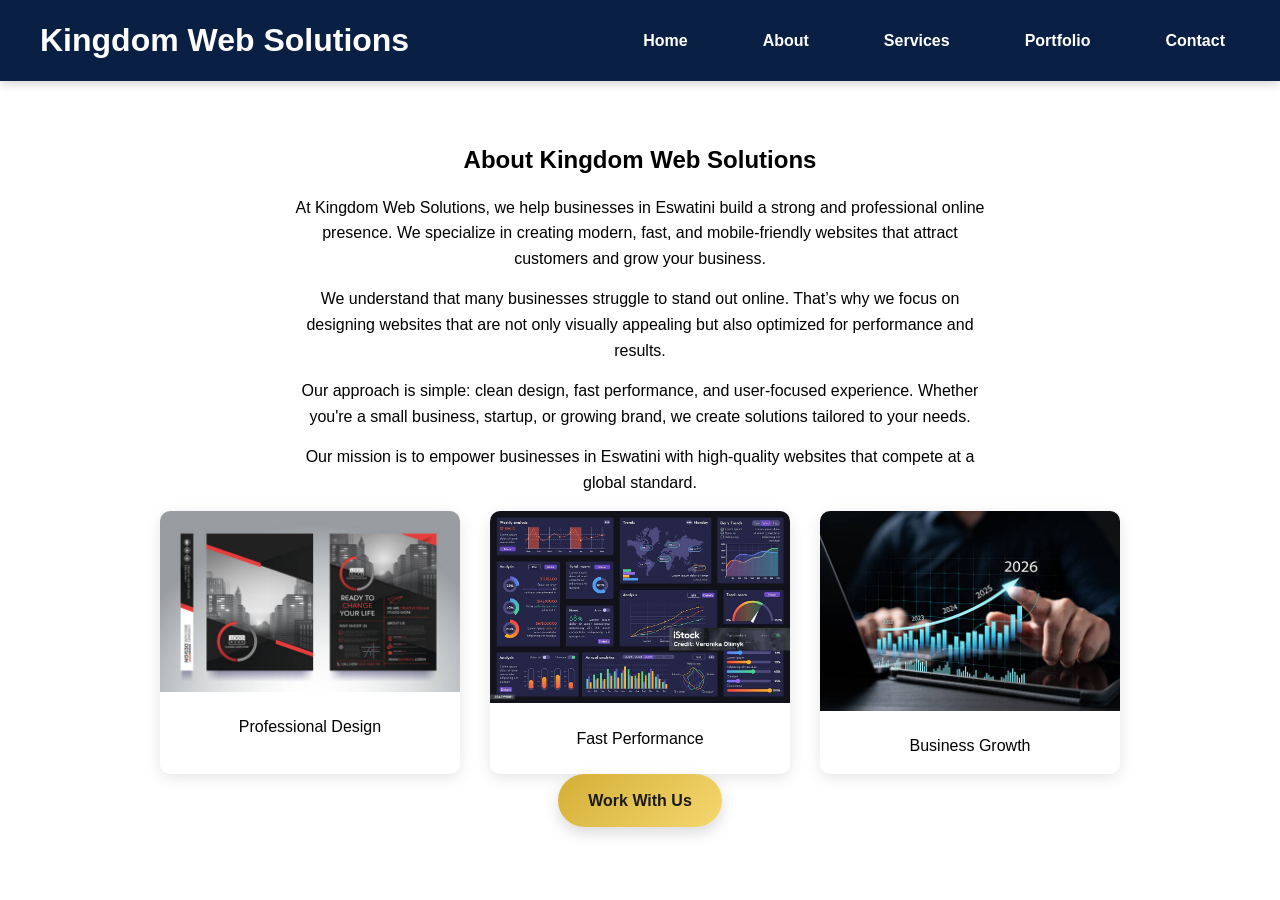
<file: about.html>
<!DOCTYPE html>
<html>
<head>

<!-- SEO -->
<title>About Us | Kingdom Web Solutions</title>
<meta name="description" content="Learn about Kingdom Web Solutions and how we help businesses grow online.">
<meta name="viewport" content="width=device-width, initial-scale=1.0">

<link rel="stylesheet" href="style.css">

</head>

<body>

<!-- ===============================
     LOADER (shows while page loads)
================================= -->
<div id="loader">
  <h2>Kingdom Web Solutions</h2>
</div>

<!-- ===============================
     HEADER / NAVIGATION
================================= -->
<header class="hero-nav dark-nav">
<h1>Kingdom Web Solutions</h1>

<nav>
<a href="index.html">Home</a>
<a href="about.html">About</a>
<a href="services.html">Services</a>
<a href="portfolio.html">Portfolio</a>
<a href="contact.html">Contact</a>
</nav>
</header>

<!-- ===============================
     ABOUT SECTION
================================= -->
<!-- ===============================
     ABOUT SECTION (STRONG VERSION)
================================= -->
<section class="section fade-in">

<h2>About Kingdom Web Solutions</h2>

<!-- INTRO -->
<p>
At Kingdom Web Solutions, we help businesses in Eswatini build a strong and professional online presence.
We specialize in creating modern, fast, and mobile-friendly websites that attract customers and grow your business.
</p>

<!-- VALUE -->
<p>
We understand that many businesses struggle to stand out online. That’s why we focus on designing websites that are not only visually appealing but also optimized for performance and results.
</p>

<!-- TRUST -->
<p>
Our approach is simple: clean design, fast performance, and user-focused experience. Whether you're a small business, startup, or growing brand, we create solutions tailored to your needs.
</p>

<!-- MISSION -->
<p>
Our mission is to empower businesses in Eswatini with high-quality websites that compete at a global standard.
</p>

<!-- ABOUT IMAGE -->
<div class="grid">

<div class="card">
<img src="images/picR.jpg" alt="Web design work" loading="lazy">
<p>Professional Design</p>
</div>

<div class="card">
<img src="images/picJ.jpg" alt="Fast websites" loading="lazy">
<p>Fast Performance</p>
</div>

<div class="card">
<img src="images/picS.jpg" alt="Business growth" loading="lazy">
<p>Business Growth</p>
</div>

</div>

<!-- CALL TO ACTION -->
<a class="btn" href="https://wa.me/26878141319">Work With Us</a>

</section>

<!-- ===============================
     JAVASCRIPT
================================= -->
<script>

/* LOADER */
window.addEventListener("load",()=>{
 document.getElementById("loader").classList.add("hidden");
 showOnScroll(); /* FIX: run animation on load */
});

/* MENU */
function toggleMenu(){
 document.getElementById('nav').classList.toggle('active');
}

/* SCROLL ANIMATION */
let elements=document.querySelectorAll('.fade-in');

function showOnScroll(){
 elements.forEach(el=>{
  if(el.getBoundingClientRect().top < window.innerHeight - 100){
    el.classList.add('show');
  }
 });
}

/* run on scroll */
window.addEventListener('scroll', showOnScroll);


</script>
</body>
</html>
</file>
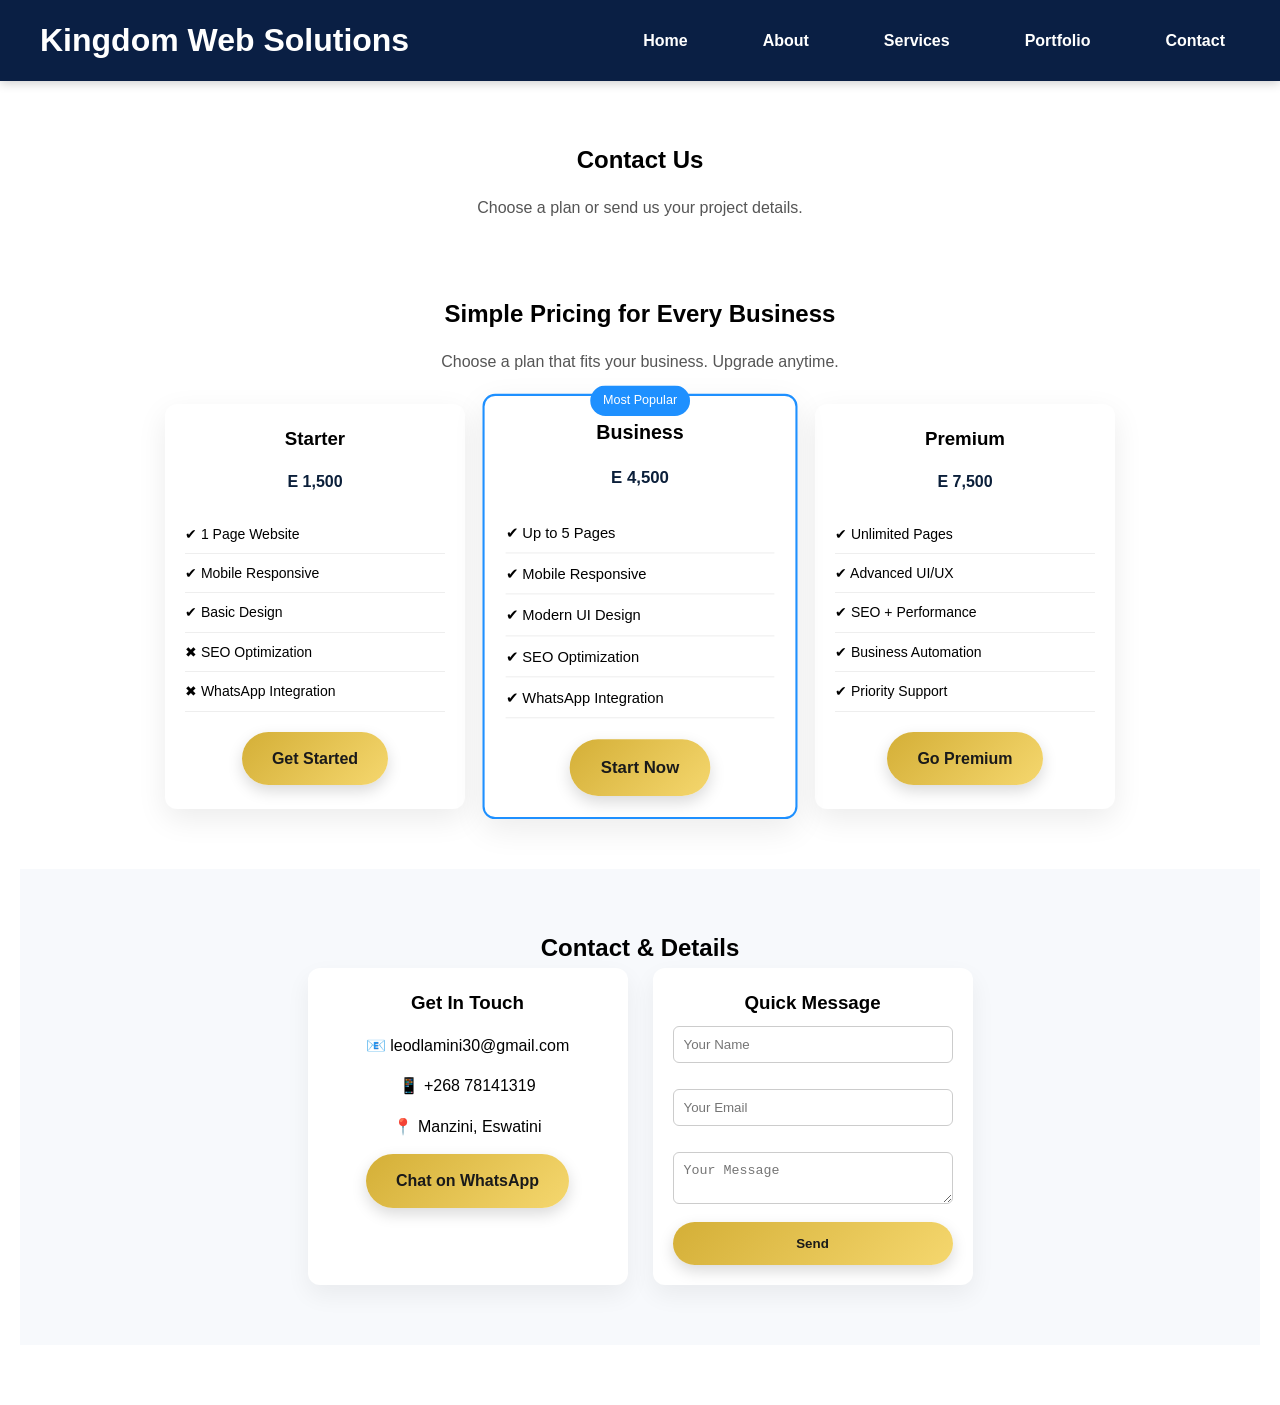
<file: contact.html>
<!DOCTYPE html>
<html lang="en">
<head>

<title>Contact | Kingdom Web Solutions</title>
<meta name="description" content="Contact Kingdom Web Solutions for your website today.">
<meta name="viewport" content="width=device-width, initial-scale=1.0">

<link rel="stylesheet" href="style.css">

</head>

<body>

<div id="loader"><h2>Kingdom Web Solutions</h2></div>

<header class="hero-nav dark-nav">
<h1>Kingdom Web Solutions</h1>

<nav>
<a href="index.html">Home</a>
<a href="about.html">About</a>
<a href="services.html">Services</a>
<a href="portfolio.html">Portfolio</a>
<a href="contact.html">Contact</a>
</nav>
</header>

<section class="section">

<h2>Contact Us</h2>
<p class="subtitle">Choose a plan or send us your project details.</p>

<!-- SaaS TABLE -->
<section class="section">

<h2>Simple Pricing for Every Business</h2>
<p class="subtitle">Choose a plan that fits your business. Upgrade anytime.</p>

<div class="pricing-grid">

    <!-- STARTER -->
    <div class="pricing-card">
        <h3>Starter</h3>
        <p class="price">E 1,500</p>

        <ul>
            <li>✔ 1 Page Website</li>
            <li>✔ Mobile Responsive</li>
            <li>✔ Basic Design</li>
            <li>✖ SEO Optimization</li>
            <li>✖ WhatsApp Integration</li>
        </ul>

        <a href="contact.html" class="btn">Get Started</a>
    </div>

    <!-- BUSINESS (MOST POPULAR) -->
    <div class="pricing-card popular">
        <div class="badge">Most Popular</div>

        <h3>Business</h3>
        <p class="price">E 4,500</p>

        <ul>
            <li>✔ Up to 5 Pages</li>
            <li>✔ Mobile Responsive</li>
            <li>✔ Modern UI Design</li>
            <li>✔ SEO Optimization</li>
            <li>✔ WhatsApp Integration</li>
        </ul>

        <a href="contact.html" class="btn">Start Now</a>
    </div>

    <!-- PREMIUM -->
    <div class="pricing-card">
        <h3>Premium</h3>
        <p class="price">E 7,500</p>

        <ul>
            <li>✔ Unlimited Pages</li>
            <li>✔ Advanced UI/UX</li>
            <li>✔ SEO + Performance</li>
            <li>✔ Business Automation</li>
            <li>✔ Priority Support</li>
        </ul>

        <a href="contact.html" class="btn">Go Premium</a>
    </div>

</div>
</section>

<!-- CONTACT SECTION -->
<section class="section contact-section">

<h2>Contact & Details</h2>

<div class="contact-grid">

    <!-- CONTACT INFO -->
    <div class="contact-card">

        <h3>Get In Touch</h3>

        <p>📧 leodlamini30@gmail.com</p>
        <p>📱 +268 78141319</p>
        <p>📍 Manzini, Eswatini</p>

        <a href="https://wa.me/26878141319" class="btn">Chat on WhatsApp</a>

    </div>

    <!-- QUICK FORM -->
    <div class="contact-card">

        <h3>Quick Message</h3>

        <form action="https://formspree.io/f/xnjgyzkq" method="POST">
		
            <input type="text" name="name" placeholder="Your Name" required>
            <input type="email" name="email" placeholder="Your Email" required>
            <textarea name="message" placeholder="Your Message" required></textarea>

            <button class="btn">Send</button>

        </form>

    </div>

</div>

</section>



<script>
window.addEventListener("load", () => {
 document.getElementById("loader").classList.add("hidden");
});


</script>

</body>
</html>
</file>
<file: style.css>
/* ===============================
   GLOBAL RESET
================================= */
*{
  margin:0;
  padding:0;
  box-sizing:border-box;
}

/* smooth scrolling */
html{
  scroll-behavior:smooth;
}

body{
  font-family:Poppins, sans-serif;
  line-height:1.6;
}

/* ===============================
   LOADER (PAGE LOAD SCREEN)
================================= */
#loader{
  position:fixed;
  width:100%;
  height:100%;
  background:#0A1F44;
  color:#fff;
  display:flex;
  justify-content:center;
  align-items:center;
  z-index:2000;
}

#loader.hidden{
  opacity:0;
  visibility:hidden;
  transition:0.5s;
}

/* ===============================
   HEADER
================================= */
header{
  position:sticky;
  top:0;
  z-index:1000;

  display:flex;
  justify-content:space-between;
  align-items:center;
  padding:15px 40px;

  background:rgba(10,31,68,0.6); /* transparent */
  backdrop-filter:blur(10px); /* glass effect */
  transition:0.3s;
}

/* SCROLL EFFECT */
header.scrolled{
  background:#0A1F44;
  box-shadow:0 5px 20px rgba(0,0,0,0.3);
}

nav{
  display:flex;
  gap:20px;
}

nav a{
  color:#fff;
  text-decoration:none;
}

.menu-toggle{
  display:none;
  font-size:24px;
  cursor:pointer;
}


/* ===============================
   BUTTON
================================= */


/* ===============================
   SECTIONS + ANIMATION
================================= */
.section{
  padding:100px 20px;
  text-align:center;
}



.fade-in{
  opacity:1; /* always visible */
  transform:none;
  transition:0.8s;
}

.fade-in.show{
  opacity:1;
  transform:translateY(0);
}

/* ===============================
   CARDS
================================= */
.grid{
  display:flex;
  flex-wrap:wrap;
  gap:25px;
  justify-content:center;
}

.card{
  width:300px;
  border-radius:10px;
  overflow:hidden;
  box-shadow:0 4px 15px rgba(0,0,0,0.1);
  transition:0.4s;
}

.card img{
  width:100%;
  transition:0.4s;
}

.card:hover{
  transform:translateY(-10px);
}

.card:hover img{
  transform:scale(1.1);
}

/* ===============================
   SLIDER
================================= */
.slider{
  max-width:800px;
  margin:auto;
}

.slide{
  display:none;
  animation:fadeIn 1s;
}

.slide img{
  width:100%;
  border-radius:10px;
}

/* ===============================
   FOOTER
================================= */
footer{
  background:#0A1F44;
  color:#fff;
  text-align:center;
  padding:20px;
}

/* ===============================
   ANIMATION KEYFRAMES
================================= */
@keyframes fadeIn{
  from{opacity:0; transform:translateY(20px);}
  to{opacity:1; transform:translateY(0);}
}

/* ===============================
   RESPONSIVE
================================= */
@media(max-width:768px){
  nav{
    display:none;
    flex-direction:column;
    background:#0A1F44;
    position:absolute;
    top:60px;
    right:0;
    width:200px;
  }

  nav.active{
    display:flex;
  }

  .menu-toggle{
    display:block;
    color:#fff;
  }
}

.fade-in{
 opacity:0;
 transform:translateY(40px);
 transition:0.8s;
}

.fade-in.show{
 opacity:1;
 transform:translateY(0);
}


/* ABOUT TEXT IMPROVEMENT */
.section p{
  max-width:700px;
  margin:15px auto;
  font-size:16px;
}

/* LIGHT SECTION */
.light {
    background: #f7f7f7;
}

/* SMALL CARDS */
.small {
    text-align: center;
}

/* PROCESS */
.process {
    display: flex;
    justify-content: center;
    gap: 20px;
    flex-wrap: wrap;
}

.step {
    width: 200px;
    padding: 15px;
    text-align: center;
}

/* CTA */
.cta {
    background: #0b1f3a;
    color: white;
    text-align: center;
    padding: 60px 20px;
}

.cta h2 {
    margin-bottom: 10px;
}

.cta p {
    margin-bottom: 20px;
}


/* RESULT TEXT */
.result {
    color: green;
    font-size: 13px;
    margin: 8px 0;
}

/* IMPROVED INTRO */
.intro {
    text-align: center;
    margin-bottom: 40px;
}

.intro p {
    max-width: 700px;
    margin: auto;
    color: #555;
}

/* CTA SECTION */
.cta {
    background: #0b1f3a;
    color: white;
    text-align: center;
    padding: 60px 20px;
}

.cta p {
    margin: 10px 0 20px;
}

/* LOADER FIX */
#loader {
    position: fixed;
    width: 100%;
    height: 100vh;
    background: #0b1f3a;
    color: white;
    display: flex;
    justify-content: center;
    align-items: center;
    z-index: 9999;
}

.hidden {
    display: none;
}

/* CONTACT LAYOUT */
.contact-box {
    display: flex;
    gap: 30px;
    justify-content: center;
    flex-wrap: wrap;
}

form {
    width: 300px;
    display: flex;
    flex-direction: column;
    gap: 10px;
}

.contact-info {
    width: 250px;
}

/* ===== MODERN TABLE ===== */
.table-container {
    max-width: 900px;
    margin: 40px auto;
    overflow-x: auto;
}

/* table base */
table {
    width: 100%;
    border-collapse: collapse;
    background: white;
    border-radius: 10px;
    overflow: hidden;
    box-shadow: 0 6px 20px rgba(0,0,0,0.08);
}

/* header */
thead {
    background: #0b1f3a;
    color: white;
}

thead th {
    padding: 15px;
    text-align: left;
    font-weight: 600;
}

/* body */
tbody td {
    padding: 14px;
    border-bottom: 1px solid #eee;
}

/* zebra effect */
tbody tr:nth-child(even) {
    background: #f9f9f9;
}

/* hover effect */
tbody tr:hover {
    background: #eef4ff;
    transition: 0.3s;
}

/* highlight column */
.highlight {
    color: #1e90ff;
    font-weight: bold;
}

/* responsive */
@media (max-width: 600px) {
    table {
        font-size: 14px;
    }
}

/* ===== SUBTITLE ===== */
.subtitle {
    text-align: center;
    color: #555;
    margin-bottom: 30px;
}

/* ===== TABLE ===== */
.table-container {
    max-width: 1000px;
    margin: 40px auto;
    overflow-x: auto;
}

.pricing-table {
    width: 100%;
    border-collapse: collapse;
    background: white;
    border-radius: 10px;
    overflow: hidden;
    box-shadow: 0 8px 25px rgba(0,0,0,0.08);
}

/* HEADER */
.pricing-table thead {
    background: #0b1f3a;
    color: white;
}

.pricing-table th {
    padding: 15px;
}

/* BODY */
.pricing-table td {
    padding: 14px;
    text-align: center;
    border-bottom: 1px solid #eee;
}

/* FEATURED COLUMN */
.featured-col {
    background: #eef4ff;
    font-weight: bold;
}

/* PRICE ROW */
.price-row td {
    font-size: 18px;
    font-weight: bold;
    color: #0b1f3a;
}

/* HOVER */
.pricing-table tbody tr:hover {
    background: #f7faff;
}

/* CONTACT FORM */
.contact-box {
    display: flex;
    justify-content: center;
    margin-top: 40px;
}

form {
    width: 300px;
    display: flex;
    flex-direction: column;
    gap: 10px;
}

input, textarea {
    padding: 12px;
    border: 1px solid #ccc;
    border-radius: 6px;
}

/* BUTTON */
.btn {
    background: #0b1f3a;
    color: white;
    padding: 10px;
    text-decoration: none;
    border-radius: 6px;
    border: none;
    cursor: pointer;
}

.btn:hover {
    background: #1e90ff;
}

/* ===== GLOBAL RESPONSIVE FIXES ===== */
body {
    margin: 0;
    font-family: Arial, sans-serif;
}

/* IMAGES */
img {
    max-width: 100%;
    height: auto;
}

/* SECTIONS */
.section {
    padding: 60px 20px;
}

/* GRID SYSTEM */
.grid,
.portfolio-grid,
.pricing-container,
.contact-box {
    display: flex;
    flex-wrap: wrap;
    justify-content: center;
    gap: 20px;
}

/* CARDS */
.card,
.project-card,
.pricing-card {
    width: 300px;
    max-width: 100%;
}

.contact-box {
    display: flex;
    gap: 20px;
    justify-content: center;
    flex-wrap: wrap;
}

form {
    width: 100%;
    max-width: 350px;
}

/* ===== MODERN SaaS TABLE ===== */
.table-container {
    max-width: 100%;
    overflow-x: auto;
    margin: 30px 0;
}

.pricing-table {
    width: 100%;
    min-width: 600px; /* allows scroll on mobile */
    border-collapse: collapse;
    background: white;
    border-radius: 10px;
    overflow: hidden;
}

/* HEADER */
.pricing-table thead {
    background: #0b1f3a;
    color: white;
}

.pricing-table th {
    padding: 15px;
    font-size: 14px;
}

/* BODY */
.pricing-table td {
    padding: 12px;
    font-size: 14px;
    border-bottom: 1px solid #eee;
    text-align: center;
}

/* FEATURED COLUMN */
.featured-col {
    background: #eef4ff;
    font-weight: bold;
}

/* PRICE */
.price-row td {
    font-size: 16px;
    font-weight: bold;
}

/* HOVER */
.pricing-table tbody tr:hover {
    background: #f5f9ff;
}

/* MOBILE IMPROVEMENT */
@media (max-width: 600px) {

    .pricing-table th,
    .pricing-table td {
        padding: 10px;
        font-size: 12px;
    }
}


/* ===== PRICING GRID ===== */
.pricing-grid {
    display: flex;
    justify-content: center;
    gap: 25px;
    flex-wrap: wrap;
    margin-top: 30px;
}

/* ===== PRICING CARD ===== */
.pricing-card {
    width: 300px;
    background: white;
    border-radius: 12px;
    padding: 20px;
    text-align: center;
    box-shadow: 0 10px 30px rgba(0,0,0,0.08);
    transition: 0.3s;
}

.pricing-card:hover {
    transform: translateY(-10px);
}

/* PRICE */
.price {
    font-size: 28px;
    font-weight: bold;
    color: #0b1f3a;
}

/* FEATURES */
.pricing-card ul {
    list-style: none;
    padding: 0;
    text-align: left;
    margin: 20px 0;
}

.pricing-card ul li {
    padding: 8px 0;
    border-bottom: 1px solid #eee;
    font-size: 14px;
}

/* POPULAR CARD */
.popular {
    border: 2px solid #1e90ff;
    transform: scale(1.05);
    position: relative;
}

/* BADGE */
.badge {
    position: absolute;
    top: -10px;
    left: 50%;
    transform: translateX(-50%);
    background: #1e90ff;
    color: white;
    padding: 5px 12px;
    border-radius: 20px;
    font-size: 12px;
}

/* CONTACT SECTION */
.contact-section {
    background: #f7f9fc;
}

/* CONTACT GRID */
.contact-grid {
    display: flex;
    justify-content: center;
    gap: 25px;
    flex-wrap: wrap;
}

/* CONTACT CARD */
.contact-card {
    width: 320px;
    background: white;
    padding: 20px;
    border-radius: 12px;
    box-shadow: 0 10px 25px rgba(0,0,0,0.06);
}

/* FORM */
input, textarea {
    width: 100%;
    padding: 10px;
    margin: 8px 0;
    border-radius: 6px;
    border: 1px solid #ccc;
}

/* BUTTON */
.btn {
    display: inline-block;
    background: #0b1f3a;
    color: white;
    padding: 10px 15px;
    border-radius: 6px;
    text-decoration: none;
    border: none;
    cursor: pointer;
    transition: 0.3s;
}

.btn:hover {
    background: #1e90ff;
}

.btn {
    display: inline-block;
    background: linear-gradient(135deg, #d4af37, #f5d76e);
    color: #1a1a1a;
    padding: 12px 18px;
    border-radius: 8px;
    text-decoration: none;
    border: none;
    cursor: pointer;
    font-weight: 600;
    transition: 0.3s ease;
    box-shadow: 0 6px 15px rgba(0,0,0,0.15);
}

.btn:hover {
    transform: translateY(-3px);
    box-shadow: 0 10px 25px rgba(0,0,0,0.25);
    background: linear-gradient(135deg, #f5d76e, #d4af37);
}

/* portfolio overlay */
.portfolio-card{
  position:relative;
  overflow:hidden;
}

.overlay{
  position:absolute;
  top:0;
  left:0;
  width:100%;
  height:100%;

  background:linear-gradient(
    rgba(10,31,68,0.45),
    rgba(10,31,68,0.15)
  ); /* 🔥 lighter + premium */

  z-index:1;
}

.portfolio-card:hover .overlay{
  opacity:1;
}


/* HERO SETUP */
.hero {
  position: relative;
  height: 100vh;
  width: 100%;
  overflow: hidden;
  display: flex;
  flex-direction: column;
  justify-content: center;
  align-items: center;
}

.hero-video {
  position: absolute;
  top: 0;
  left: 0;
  width: 100%;
  height: 100%;
  object-fit: cover;
  z-index: 1;
}

.hero-overlay {
  position: absolute;
  top: 0;
  left: 0;
  width: 100%;
  height: 100%;
  background: rgba(0, 0, 0, 0.5); /* dark overlay */
  z-index: 2;
}

.hero-content {
  position: relative;
  z-index: 3;
  color: #fff;
  text-align: center;
  max-width: 900px;
  padding: 0 20px;
  display: flex;
  flex-direction: column;
  align-items: center;
  justify-content: center;
}

.hero-title {
  font-size: 60px;
  font-weight: 700;
  margin-bottom: 20px;
  opacity: 0;
  animation: fadeUp 1s ease forwards;
}

.hero-subtitle {
  font-size: 24px;
  margin-bottom: 30px;
  opacity: 0;
  animation: fadeUp 1s ease 0.5s forwards;
}

.btn {
  padding: 14px 30px;
  border-radius: 30px;
  background: linear-gradient(135deg, #d4af37, #f5d76e);
  color: #1a1a1a;
  font-weight: 600;
  text-decoration: none;
  opacity: 0;
  animation: fadeUp 1s ease 1s forwards;
  transition: 0.3s;
}

.btn:hover {
  transform: translateY(-3px);
  box-shadow: 0 10px 25px rgba(0,0,0,0.25);
  background: linear-gradient(135deg, #f5d76e, #d4af37);
}

.hero-nav {
  position: absolute;
  bottom: 30px; /* navigation at bottom of hero */
  display: flex;
  gap: 20px;
  z-index: 4;
}

.hero-nav a {
  color: #fff;
  text-decoration: none;
  font-weight: 600;
  padding: 8px 15px;
  border-radius: 5px;
  transition: 0.3s;
}

.hero-nav a:hover {
  background: rgba(255,255,255,0.2);
}

/* ANIMATION */
@keyframes fadeUp {
  from { opacity: 0; transform: translateY(20px); }
  to { opacity: 1; transform: translateY(0); }
}

/* RESPONSIVE */
@media(max-width:768px){
  .hero-title { font-size: 32px; }
  .hero-subtitle { font-size: 18px; }
  .btn { padding: 12px 25px; }
  .hero-nav { flex-direction: column; bottom: 20px; }
}

/* Portfolio Cards */
.portfolio-card {
  position: relative;
  overflow: hidden;
  border-radius: 15px;
  box-shadow: 0 10px 25px rgba(0,0,0,0.2);
  transition: transform 0.4s, box-shadow 0.4s;
}

.portfolio-card img {
  width: 100%;
  height: 220px;
  object-fit: cover;
  transition: transform 0.4s;
}

.portfolio-card:hover img {
  transform: scale(1.1);
}

.portfolio-card .overlay {
  position: absolute;
  top: 0;
  left: 0;
  width: 100%;
  height: 100%;
  background: rgba(10,31,68,0.85);
  display: flex;
  flex-direction: column;
  justify-content: center;
  align-items: center;
  text-align: center;
  opacity: 0;
  transition: opacity 0.4s;
  padding: 20px;
}

.portfolio-card:hover .overlay {
  opacity: 1;
}

.portfolio-card .overlay h3 {
  color: #ffd700;
  font-size: 24px;
  margin-bottom: 10px;
}

.portfolio-card .overlay p {
  color: #fff;
  font-size: 16px;
  margin-bottom: 15px;
}

.portfolio-card .overlay .btn {
  background: linear-gradient(135deg,#ffd700,#f1d27a);
  color: #000;
  padding: 12px 25px;
  border-radius: 30px;
  font-weight: bold;
  transition: transform 0.3s;
}

.portfolio-card .overlay .btn:hover {
  transform: scale(1.05);
}

/* Grid Layout */
.grid {
  display: flex;
  flex-wrap: wrap;
  gap: 30px;
  justify-content: center;
}

/* Fade-in Animation */
.fade-in {
  opacity: 0;
  transform: translateY(40px);
  transition: opacity 0.8s, transform 0.8s;
}

.fade-in.show {
  opacity: 1;
  transform: translateY(0);
}

/* Responsive */
@media(max-width:768px){
  .portfolio-card img {
    height: 180px;
  }
}



/* DEFAULT NAV FOR HOME HERO PAGE */
.hero-page {
  position: absolute;
  width: 100%;
  top: 0;
  left: 0;
  display: flex;
  justify-content: space-between;
  align-items: center;
  padding: 20px 50px;
  z-index: 5;
  color: #fff;
}

/* nav links */
.hero-page nav a {
  color: #fff;
  text-decoration: none;
  margin-left: 25px;
}

/* DARK NAV FOR OTHER PAGES */
.dark-nav {
  position: sticky;
  top: 0;
  width: 100%;
  background: #0A1F44; /* dark blue */
  color: #fff;
  display: flex;
  justify-content: space-between;
  align-items: center;
  padding: 15px 40px;
  z-index: 10;
  box-shadow: 0 2px 10px rgba(0,0,0,0.2);
}

/* nav links for dark nav */
.dark-nav nav a {
  color: #fff;
  text-decoration: none;
  margin-left: 25px;
}

/* MENU TOGGLE */
.menu-toggle {
  font-size: 24px;
  cursor: pointer;
  color: inherit;
}
</file>
